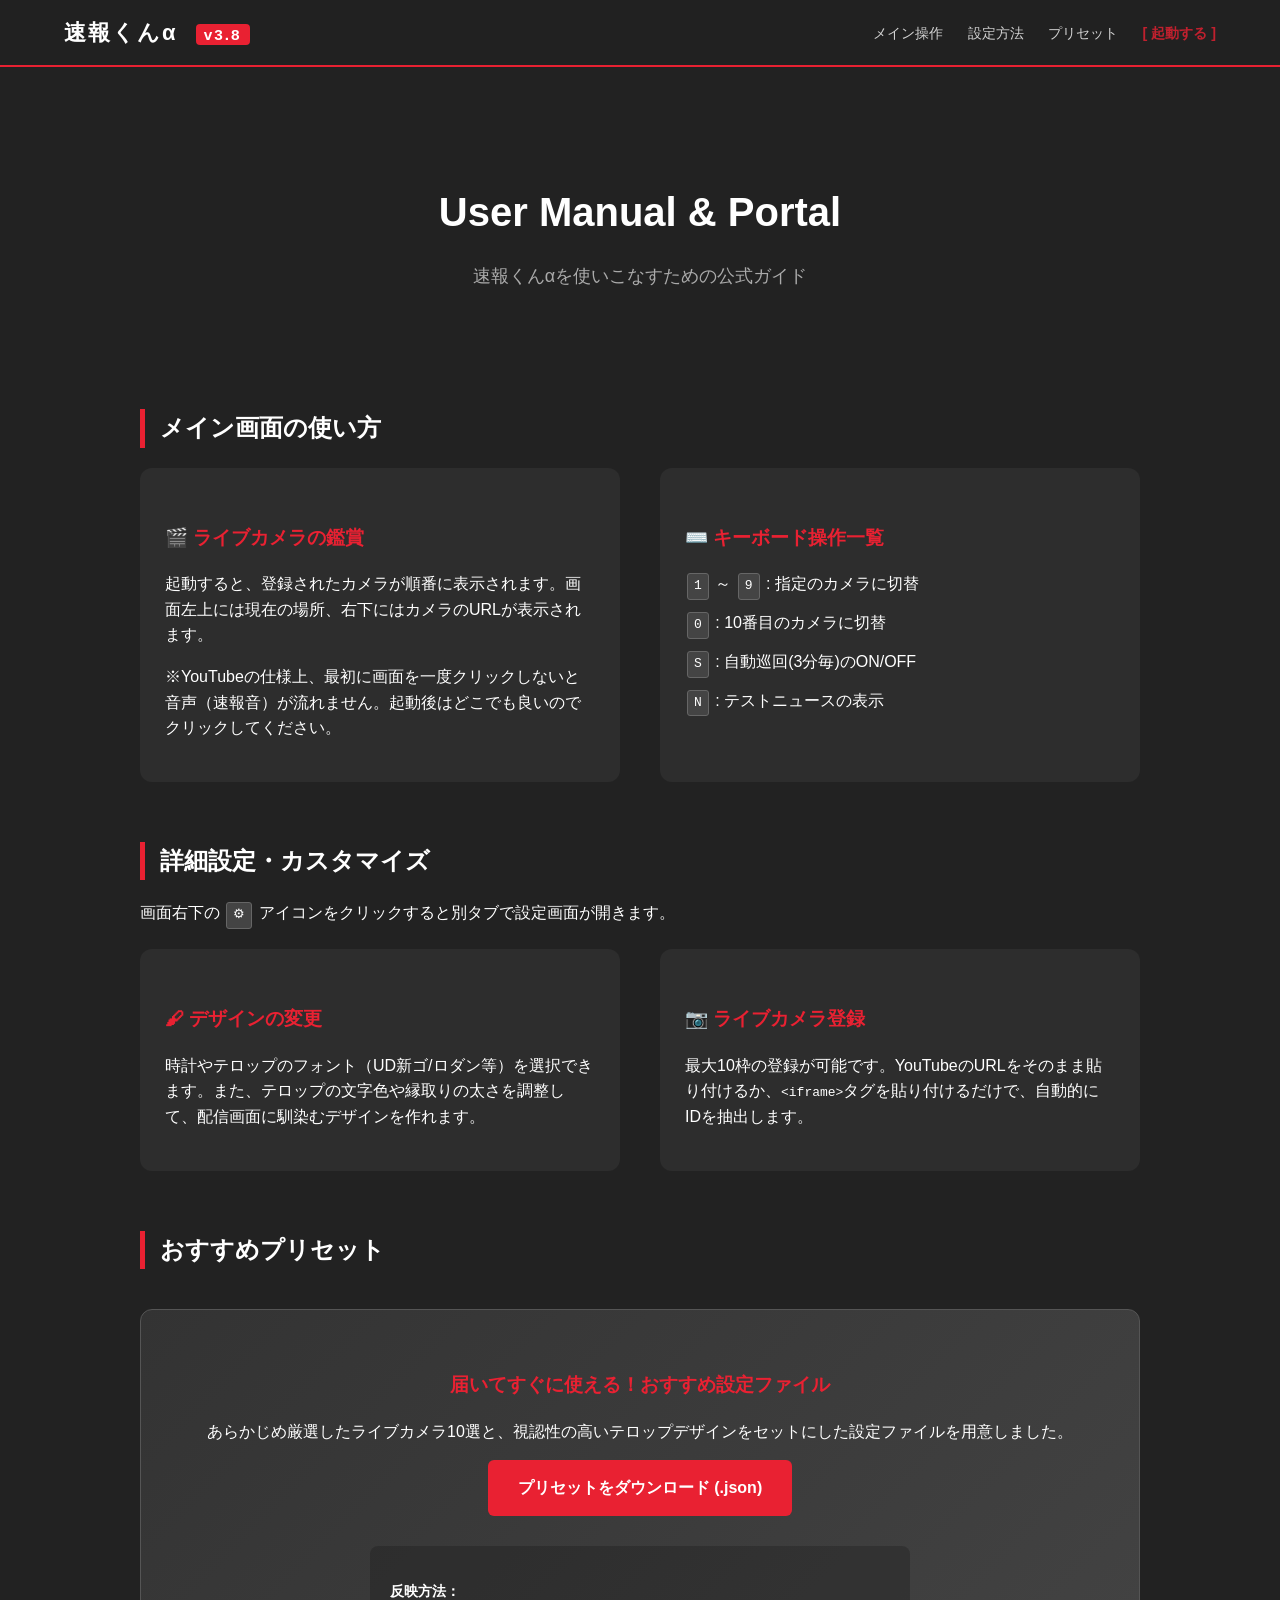
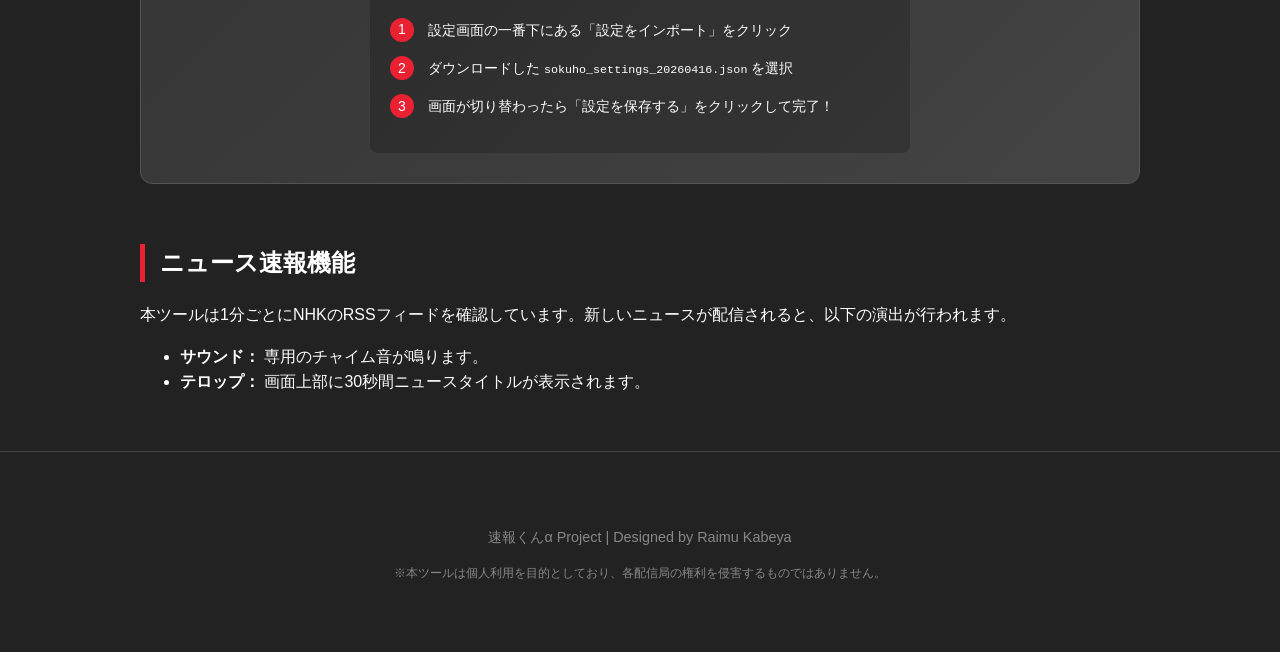
<file: hp.html>
<!DOCTYPE html>
<html lang="ja">
<head>
    <meta charset="UTF-8">
    <meta name="viewport" content="width=device-width, initial-scale=1.0">
    <title>速報くんα - マニュアル＆ポータル</title>
    <style>
        :root {
            --primary-color: #E92132;
            --bg-dark: #222222;
            --text-white: #FFFFFF;
            --card-bg: #2d2d2d;
            --accent-blue: #007bff;
        }

        body {
            margin: 0;
            padding: 0;
            font-family: 'Helvetica Neue', Arial, 'Hiragino Kaku Gothic ProN', 'Hiragino Sans', Meiryo, sans-serif;
            background-color: var(--bg-dark);
            color: var(--text-white);
            line-height: 1.6;
            scroll-behavior: smooth;
        }

        /* ヘッダー */
        header {
            position: sticky;
            top: 0;
            background: rgba(34, 34, 34, 0.9);
            backdrop-filter: blur(10px);
            padding: 15px 5%;
            display: flex;
            justify-content: space-between;
            align-items: center;
            border-bottom: 2px solid var(--primary-color);
            z-index: 1000;
        }

        .logo { font-size: 22px; font-weight: bold; letter-spacing: 2px; }
        .version { font-size: 0.7em; background: var(--primary-color); padding: 2px 8px; border-radius: 4px; margin-left: 10px; }

        nav a { color: white; text-decoration: none; margin-left: 20px; font-size: 0.9em; opacity: 0.8; }
        nav a:hover { opacity: 1; border-bottom: 1px solid var(--primary-color); }

        .container { max-width: 1000px; margin: 0 auto; padding: 40px 5%; }

        h2 { border-left: 5px solid var(--primary-color); padding-left: 15px; margin-top: 60px; }
        h3 { color: var(--primary-color); margin-top: 30px; }

        /* ダウンロードセクション */
        .download-box {
            background: linear-gradient(135deg, #333 0%, #444 100%);
            padding: 30px;
            border-radius: 12px;
            text-align: center;
            margin: 40px 0;
            border: 1px solid #555;
        }

        .btn {
            display: inline-block;
            padding: 15px 30px;
            background-color: var(--primary-color);
            color: white;
            text-decoration: none;
            font-weight: bold;
            border-radius: 6px;
            transition: transform 0.2s, opacity 0.2s;
        }

        .btn:hover { transform: scale(1.05); opacity: 0.9; }
        .btn-dl { background-color: #444; border: 1px solid var(--primary-color); margin-top: 10px; }

        /* グリッドレイアウト */
        .guide-grid {
            display: grid;
            grid-template-columns: 1fr 1fr;
            gap: 40px;
            margin-top: 20px;
        }

        .card { background: var(--card-bg); padding: 25px; border-radius: 12px; }

        kbd {
            background: #444;
            border-radius: 3px;
            border: 1px solid #666;
            color: #fff;
            display: inline-block;
            padding: 2px 6px;
            font-family: monospace;
            margin: 0 2px;
        }

        .step-number {
            background: var(--primary-color);
            color: white;
            width: 24px;
            height: 24px;
            display: inline-flex;
            align-items: center;
            justify-content: center;
            border-radius: 50%;
            margin-right: 10px;
            font-size: 14px;
        }

        footer { text-align: center; padding: 60px 0; border-top: 1px solid #444; color: #888; font-size: 0.9em; }
    </style>
</head>
<body>

    <header>
        <div class="logo">速報くんα <span class="version">v3.8</span></div>
        <nav>
            <a href="#main-guide">メイン操作</a>
            <a href="#settings-guide">設定方法</a>
            <a href="#presets">プリセット</a>
            <a href="index.html" style="color: var(--primary-color); font-weight: bold;">[ 起動する ]</a>
        </nav>
    </header>

    <div class="container">
        <section style="text-align: center; padding: 40px 0;">
            <h1 style="font-size: 40px; margin-bottom: 10px;">User Manual & Portal</h1>
            <p style="color: #aaa; font-size: 18px;">速報くんαを使いこなすための公式ガイド</p>
        </section>

        <section id="main-guide">
            <h2>メイン画面の使い方</h2>
            <div class="guide-grid">
                <div class="card">
                    <h3>🎬 ライブカメラの鑑賞</h3>
                    <p>起動すると、登録されたカメラが順番に表示されます。画面左上には現在の場所、右下にはカメラのURLが表示されます。</p>
                    <p>※YouTubeの仕様上、最初に画面を一度クリックしないと音声（速報音）が流れません。起動後はどこでも良いのでクリックしてください。</p>
                </div>
                <div class="card">
                    <h3>⌨️ キーボード操作一覧</h3>
                    <ul style="list-style: none; padding: 0;">
                        <li style="margin-bottom: 10px;"><kbd>1</kbd> ～ <kbd>9</kbd> : 指定のカメラに切替</li>
                        <li style="margin-bottom: 10px;"><kbd>0</kbd> : 10番目のカメラに切替</li>
                        <li style="margin-bottom: 10px;"><kbd>S</kbd> : 自動巡回(3分毎)のON/OFF</li>
                        <li style="margin-bottom: 10px;"><kbd>N</kbd> : テストニュースの表示</li>
                    </ul>
                </div>
            </div>
        </section>

        <section id="settings-guide">
            <h2>詳細設定・カスタマイズ</h2>
            <p>画面右下の <kbd>⚙</kbd> アイコンをクリックすると別タブで設定画面が開きます。</p>
            
            <div class="guide-grid">
                <div class="card">
                    <h3>🖌 デザインの変更</h3>
                    <p>時計やテロップのフォント（UD新ゴ/ロダン等）を選択できます。また、テロップの文字色や縁取りの太さを調整して、配信画面に馴染むデザインを作れます。</p>
                </div>
                <div class="card">
                    <h3>📷 ライブカメラ登録</h3>
                    <p>最大10枠の登録が可能です。YouTubeのURLをそのまま貼り付けるか、<code>&lt;iframe&gt;</code>タグを貼り付けるだけで、自動的にIDを抽出します。</p>
                </div>
            </div>
        </section>

        <section id="presets">
            <h2>おすすめプリセット</h2>
            <div class="download-box">
                <h3>届いてすぐに使える！おすすめ設定ファイル</h3>
                <p>あらかじめ厳選したライブカメラ10選と、視認性の高いテロップデザインをセットにした設定ファイルを用意しました。</p>
                <a href="assets/preset/sokuho_settings_20260416.json" download class="btn">プリセットをダウンロード (.json)</a>
                
                <div style="text-align: left; max-width: 500px; margin: 30px auto 0; font-size: 0.9em; background: rgba(0,0,0,0.2); padding: 20px; border-radius: 8px;">
                    <p><strong>反映方法：</strong></p>
                    <p><span class="step-number">1</span> 設定画面の一番下にある「設定をインポート」をクリック</p>
                    <p><span class="step-number">2</span> ダウンロードした <code>sokuho_settings_20260416.json</code> を選択</p>
                    <p><span class="step-number">3</span> 画面が切り替わったら「設定を保存する」をクリックして完了！</p>
                </div>
            </div>
        </section>

        <section id="news-info">
            <h2>ニュース速報機能</h2>
            <p>本ツールは1分ごとにNHKのRSSフィードを確認しています。新しいニュースが配信されると、以下の演出が行われます。</p>
            <ul>
                <li><strong>サウンド：</strong> 専用のチャイム音が鳴ります。</li>
                <li><strong>テロップ：</strong> 画面上部に30秒間ニュースタイトルが表示されます。</li>
            </ul>
        </section>
    </div>

    <footer>
        <p>速報くんα Project | Designed by Raimu Kabeya</p>
        <p style="margin-top:10px; font-size: 0.8em;">※本ツールは個人利用を目的としており、各配信局の権利を侵害するものではありません。</p>
    </footer>

</body>
</html>
</file>
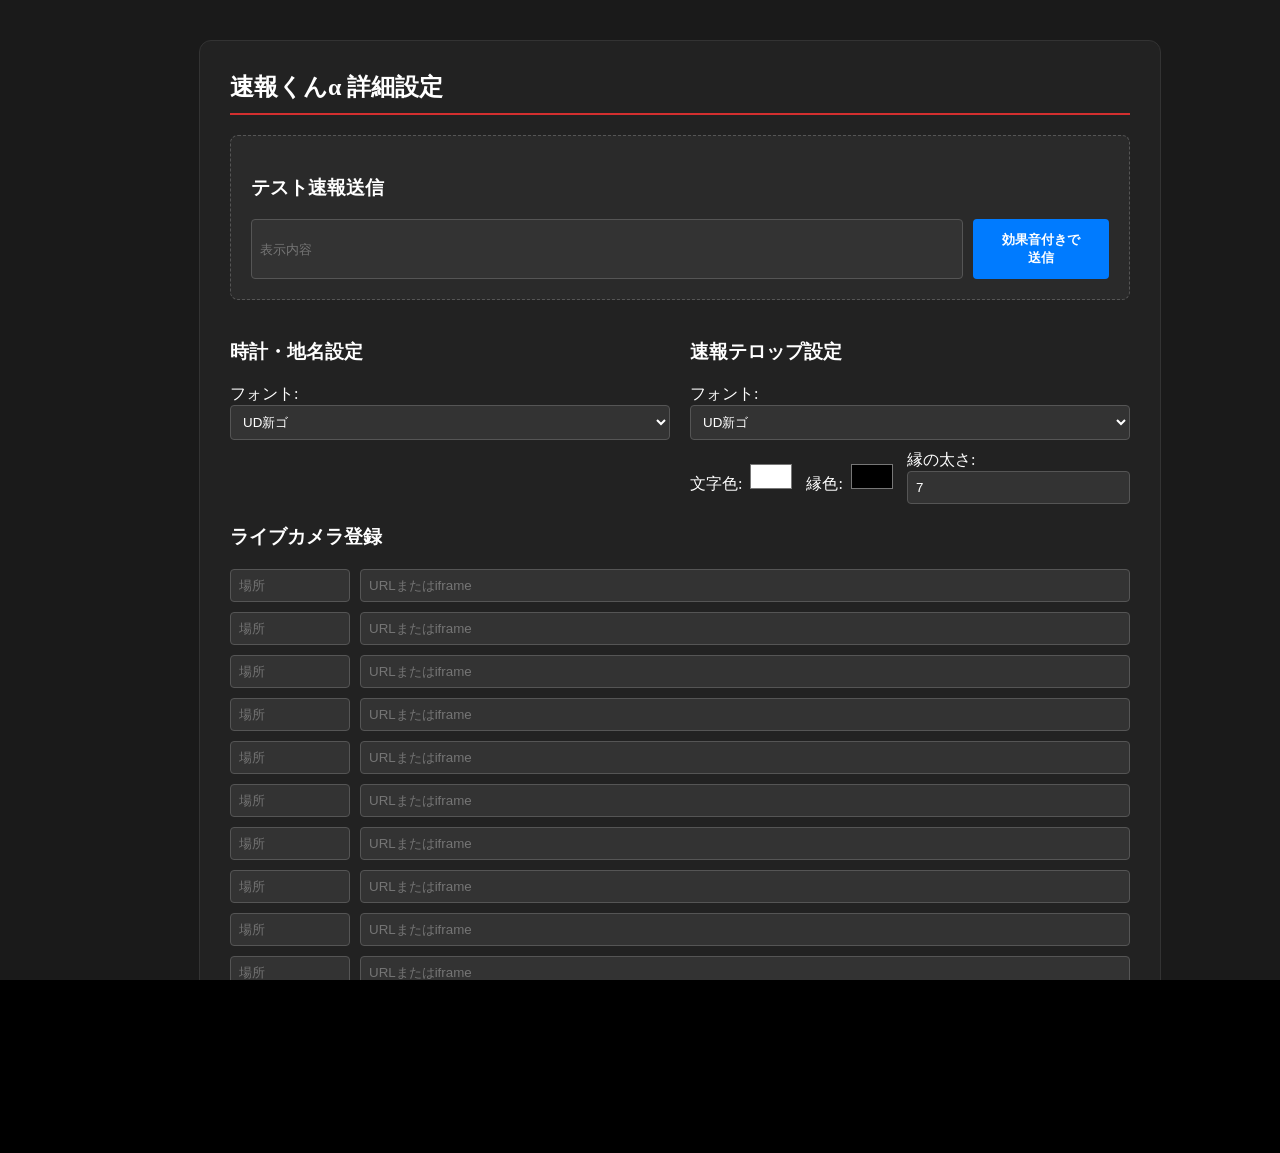
<file: settings.html>
<!DOCTYPE html>
<html lang="ja">
<head>
    <meta charset="UTF-8">
    <title>速報くんα - 設定</title>
    <link rel="stylesheet" href="style.css">
    <style>
        body { background: #1a1a1a; overflow-y: auto; padding: 40px; pointer-events: auto; }
        .settings-container { max-width: 900px; margin: 0 auto; background: #222; padding: 30px; border-radius: 12px; border: 1px solid #333; }
        h2 { border-bottom: 2px solid #d32f2f; padding-bottom: 10px; margin-top: 0; }
        .section-grid { display: grid; grid-template-columns: 1fr 1fr; gap: 20px; margin-bottom: 20px; }
        .test-zone { background: #2a2a2a; padding: 20px; border-radius: 8px; margin-bottom: 20px; border: 1px dashed #555; }
        input[type="text"], input[type="number"], select { background: #333; color: white; border: 1px solid #555; padding: 8px; border-radius: 4px; width: 100%; box-sizing: border-box; }
        input[type="color"] { background: none; border: none; width: 50px; height: 35px; cursor: pointer; }
        button { background: #d32f2f; color: white; border: none; padding: 12px 25px; border-radius: 4px; cursor: pointer; font-weight: bold; }
        
        /* 管理ボタン用のスタイル */
        .admin-buttons { margin-top: 30px; display: flex; align-items: center; gap: 10px; border-top: 1px solid #444; padding-top: 20px; }
        .btn-export { background: #444; }
        .btn-import { background: #666; }
    </style>
</head>
<body>
    <div class="settings-container">
        <h2>速報くんα 詳細設定</h2>

        <section class="test-zone">
            <h3>テスト速報送信</h3>
            <div style="display: flex; gap: 10px;">
                <input type="text" id="test-text" placeholder="表示内容">
                <button id="btn-send-test" style="background: #007bff;">効果音付きで送信</button>
            </div>
        </section>
        
        <div class="section-grid">
            <section>
                <h3>時計・地名設定</h3>
                <label>フォント:</label>
                <select id="clock-font">
                    <option value="'UD Shin Go', sans-serif">UD新ゴ</option>
                    <option value="'UD Kakugo', sans-serif">UD角ゴ</option>
                    <option value="'New Rodin', sans-serif">ニューロダン</option>
                    <option value="'Rodin NTLG', sans-serif">ロダンNTLG</option>
                </select>
            </section>

            <section>
                <h3>速報テロップ設定</h3>
                <label>フォント:</label>
                <select id="ticker-font">
                    <option value="'UD Shin Go', sans-serif">UD新ゴ</option>
                    <option value="'UD Kakugo', sans-serif">UD角ゴ</option>
                    <option value="'New Rodin', sans-serif">ニューロダン</option>
                    <option value="'Rodin NTLG', sans-serif">ロダンNTLG</option>
                </select>
                <div style="display:flex; gap:10px; margin-top:10px; align-items:center;">
                    <div>文字色: <input type="color" id="ticker-color"></div>
                    <div>縁色: <input type="color" id="ticker-stroke-color"></div>
                    <div style="flex-grow:1;">縁の太さ: <input type="number" id="ticker-stroke-width" min="0" max="20" step="1"></div>
                </div>
            </section>
        </div>

        <section>
            <h3>ライブカメラ登録</h3>
            <div id="camera-inputs"></div>
        </section>

        <div class="admin-buttons">
            <button id="save-settings">設定を保存する</button>
            <button id="export-settings" class="btn-export">設定を書き出す</button>
            <button id="import-trigger" class="btn-import">設定を読み込む</button>
            <input type="file" id="import-file" style="display:none" accept=".json">
            <p id="save-status" style="display:inline; margin-left:5px; color:#4caf50;"></p>
        </div>
    </div>

    <script>
        const bc = new BroadcastChannel('sokuho_channel');
        let settings = {
            clockFont: "'UD Shin Go', sans-serif",
            tickerFont: "'UD Shin Go', sans-serif",
            tickerColor: "#ffffff",
            tickerStrokeColor: "#000000",
            tickerStrokeWidth: 7,
            cameras: []
        };

        // UIに入力値を反映させる関数
        function applyToUI(data) {
            document.getElementById('clock-font').value = data.clockFont || data.font || "";
            document.getElementById('ticker-font').value = data.tickerFont || data.font || "";
            document.getElementById('ticker-color').value = data.tickerColor || "#ffffff";
            document.getElementById('ticker-stroke-color').value = data.tickerStrokeColor || "#000000";
            document.getElementById('ticker-stroke-width').value = data.tickerStrokeWidth || 7;

            const container = document.getElementById('camera-inputs');
            container.innerHTML = ""; // 一旦クリア
            for (let i = 0; i < 10; i++) {
                const cam = data.cameras[i] || { url: "", location: "" };
                container.innerHTML += `<div style="display:flex; gap:10px; margin-bottom:10px;">
                    <input type="text" class="cam-loc" value="${cam.location}" placeholder="場所" style="width:120px;">
                    <input type="text" class="cam-url" value="${cam.url}" placeholder="URLまたはiframe" style="flex-grow:1;">
                </div>`;
            }
        }

        function init() {
            const saved = localStorage.getItem('sokuhoSettings');
            if (saved) settings = JSON.parse(saved);
            applyToUI(settings);
        }

        document.getElementById('btn-send-test').onclick = () => {
            const text = document.getElementById('test-text').value;
            if(text) bc.postMessage({ type: 'TEST_SOKUHO', text: text });
        };

        // 保存処理
        document.getElementById('save-settings').onclick = () => {
            const data = collectCurrentSettings();
            localStorage.setItem('sokuhoSettings', JSON.stringify(data));
            document.getElementById('save-status').innerText = "保存完了！";
            setTimeout(() => document.getElementById('save-status').innerText = "", 2000);
        };

        // 現在の入力欄からデータを集める関数
        function collectCurrentSettings() {
            const data = {
                clockFont: document.getElementById('clock-font').value,
                tickerFont: document.getElementById('ticker-font').value,
                tickerColor: document.getElementById('ticker-color').value,
                tickerStrokeColor: document.getElementById('ticker-stroke-color').value,
                tickerStrokeWidth: document.getElementById('ticker-stroke-width').value,
                cameras: []
            };
            const urls = document.getElementsByClassName('cam-url');
            const locs = document.getElementsByClassName('cam-loc');
            for (let i = 0; i < urls.length; i++) {
                let val = urls[i].value.trim();
                if (val) {
                    if (val.includes("<iframe")) {
                        const match = val.match(/src=["'](.+?)["']/);
                        val = match ? match[1] : val;
                    }
                    data.cameras.push({ url: val, location: locs[i].value });
                }
            }
            return data;
        }

        // --- エクスポート ---
        document.getElementById('export-settings').onclick = () => {
            const data = collectCurrentSettings(); // 最新の入力状態を書き出す
            const blob = new Blob([JSON.stringify(data, null, 2)], { type: 'application/json' });
            const url = URL.createObjectURL(blob);
            const a = document.createElement('a');
            const now = new Date();
            const dateStr = now.getFullYear() + String(now.getMonth() + 1).padStart(2, '0') + String(now.getDate()).padStart(2, '0');
            
            a.href = url;
            a.download = `sokuho_settings_${dateStr}.json`;
            a.click();
            URL.revokeObjectURL(url);
        };

        // --- インポート ---
        const fileInput = document.getElementById('import-file');
        document.getElementById('import-trigger').onclick = () => fileInput.click();

        fileInput.onchange = (e) => {
            const file = e.target.files[0];
            if (!file) return;

            const reader = new FileReader();
            reader.onload = (event) => {
                try {
                    const json = JSON.parse(event.target.result);
                    // 簡易チェック
                    if (json.cameras) {
                        applyToUI(json);
                        alert("設定を読み込みました。「保存」を押すと確定されます。");
                    } else {
                        alert("有効な設定ファイルではありません。");
                    }
                } catch (err) {
                    alert("ファイルの読み込みに失敗しました。");
                }
            };
            reader.readAsText(file);
        };

        init();
    </script>
</body>
</html>
</file>
<file: style.css>
/* =========================================
   フォント定義
   ========================================= */
@font-face {
    font-family: 'UD Shin Go';
    src: url('assets/fonts/A-OTF-UDShinGoPr6-Medium.otf');
}
@font-face {
    font-family: 'New Rodin';
    src: url('assets/fonts/FOT-NewRodinPro-DB.otf');
}
@font-face {
    font-family: 'Rodin NTLG';
    src: url('assets/fonts/FOT-RodinNTLGPro-DB.otf');
}
@font-face {
    font-family: 'UD Kakugo';
    src: url('assets/fonts/FOT-UDKakugo_LargePr6-DB.otf');
}

/* =========================================
   基本レイアウト
   ========================================= */
body, html {
    margin: 0;
    padding: 0;
    width: 100%;
    height: 100%;
    overflow: hidden;
    background-color: #000;
    color: white;
}

#video-container {
    position: fixed;
    top: 0;
    left: 0;
    width: 100%;
    height: 100%;
    z-index: 1;
    pointer-events: none;
}
#player {
    width: 100%;
    height: 100%;
    transform: scale(1.1);
}

#ui-overlay {
    position: fixed;
    top: 0;
    left: 0;
    width: 100%;
    height: 100%;
    z-index: 10;
    pointer-events: none;
}

/* =========================================
   ヘッダー（時計・地名）
   ========================================= */
#header-container {
    display: flex;
    align-items: flex-start;
    padding: 0 30px;
}

#info-box {
    background: #262626;
    padding: 20px 25px 15px 25px;
    border-radius: 0 0 12px 12px;
    text-align: center;
    box-shadow: 0 4px 10px rgba(0,0,0,0.5);
    margin-right: 60px;
}

#clock-display {
    font-size: 64px;
    font-weight: bold;
    line-height: 1;
    display: flex;
    align-items: center;
    justify-content: center;
    font-feature-settings: "palt";
}

.colon {
    transform: translateY(-2px);
    margin: 0 -4px;
}

#camera-location {
    font-size: 18px;
    color: #aaa;
    font-feature-settings: "palt";
}

/* =========================================
   右下情報エリア（巡回状態・URL）
   ========================================= */
#bottom-right-container {
    position: absolute;
    bottom: 10px;
    right: 15px;
    display: flex;
    flex-direction: column;
    align-items: flex-end;
    gap: 5px;
}

#tour-status {
    font-size: 14px;
    padding: 3px 10px;
    background: #d32f2f;
    border-radius: 4px;
    font-weight: bold;
    box-shadow: 0 2px 5px rgba(0,0,0,0.5);
    transition: background 0.3s;
}
.tour-off {
    background: rgba(85, 85, 85, 0.8) !important;
    color: #ccc;
}

#url-box {
    font-size: 9px;
    color: rgba(255, 255, 255, 0.4);
    text-shadow: 1px 1px 2px black;
}

/* =========================================
   速報テロップ
   ========================================= */
#ticker-container {
    margin-top: 35px;
    flex-grow: 1;
    transition: opacity 0.5s;
}

#ticker-content {
    font-size: 48px;
    font-weight: bold;
    line-height: 1.4;
    font-feature-settings: "palt";
    paint-order: stroke fill;
    -webkit-text-stroke-linecap: round;
    -webkit-text-stroke-linejoin: round;
}

/* =========================================
   起動カード
   ========================================= */
#boot-container {
    position: fixed;
    top: 50%;
    left: 50%;
    transform: translate(-50%, -50%);
    z-index: 30000;
    pointer-events: none;
}

#boot-card {
    background: rgba(0, 32, 96, 0.9);
    color: white;
    padding: 25px 50px;
    border-left: 10px solid #fbc02d;
    box-shadow: 0 15px 40px rgba(0,0,0,0.7);
    font-family: 'Rodin NTLG', sans-serif;
    transition: all 0.6s cubic-bezier(0.23, 1, 0.32, 1);
}

.boot-title {
    font-size: 16px;
    letter-spacing: 0.25em;
    opacity: 0.8;
    margin-bottom: 8px;
}

.boot-version {
    font-size: 32px;
    font-weight: 900;
    white-space: nowrap;
}

.boot-hidden {
    opacity: 0;
    transform: translate(-50%, -30%) scale(0.95);
}

.boot-visible {
    opacity: 1;
    transform: translate(-50%, -50%) scale(1);
}

/* =========================================
   その他（設定・エラー）
   ========================================= */
#fixed-settings-trigger {
    position: fixed;
    bottom: 20px;
    left: 20px;
    z-index: 10000;
    width: 45px;
    height: 45px;
    background: rgba(0, 0, 0, 0.5);
    color: rgba(255, 255, 255, 0.4);
    text-decoration: none;
    display: flex;
    align-items: center;
    justify-content: center;
    border-radius: 50%;
    font-size: 24px;
    pointer-events: auto;
    transition: 0.3s;
}

#error-container {
    position: fixed;
    top: 20px;
    left: 50%;
    transform: translateX(-50%);
    z-index: 20000;
    width: 80%;
    max-width: 600px;
    pointer-events: none;
}

.info-msg {
    background: rgba(34, 34, 34, 0.9);
    color: #fff;
    padding: 12px 20px;
    border-radius: 8px;
    margin-bottom: 10px;
    border-left: 5px solid #ffc107;
    box-shadow: 0 4px 15px rgba(0,0,0,0.5);
    font-weight: bold;
}

.hidden { opacity: 0; }
</file>
